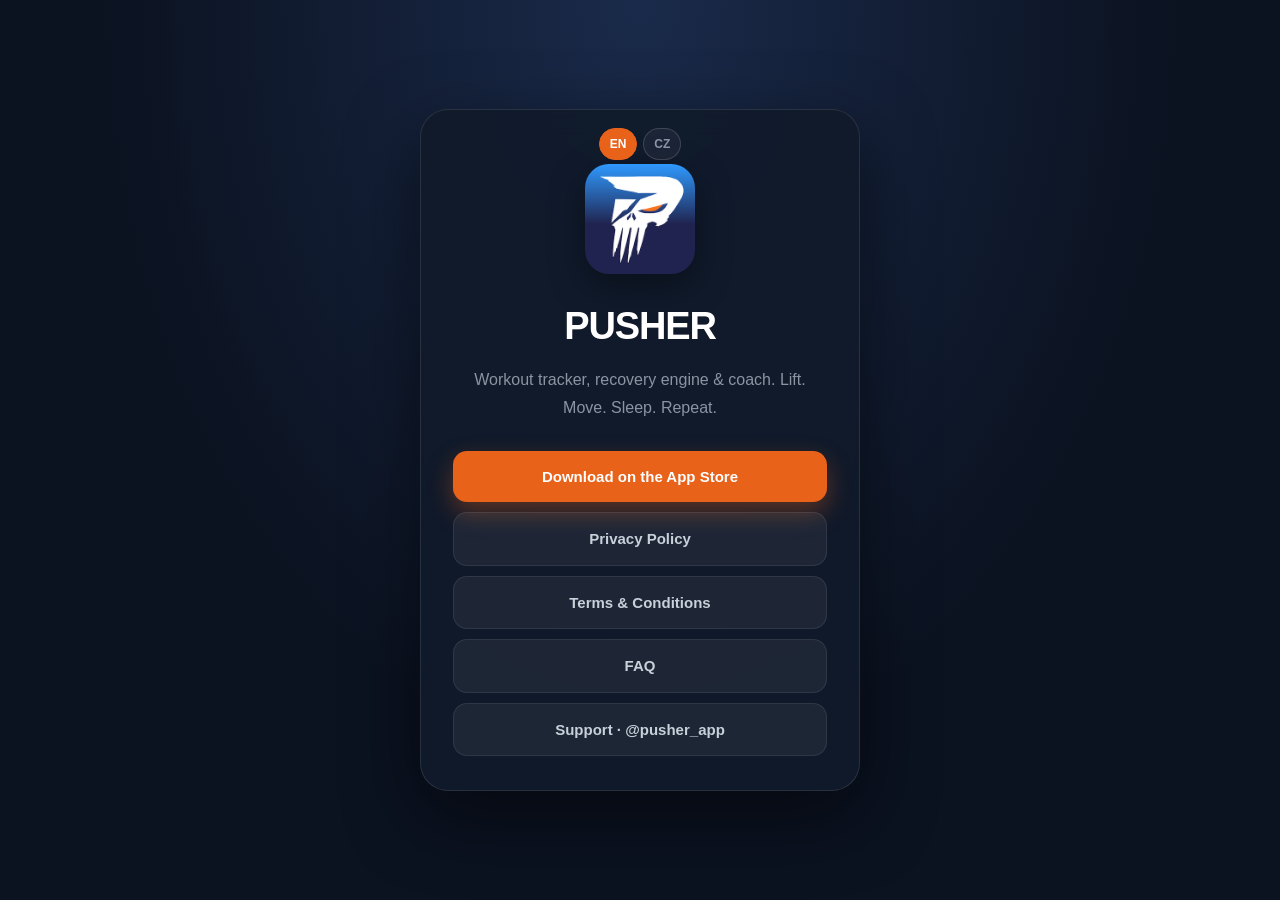
<file: index.html>
<!DOCTYPE html>
<html lang="en">
<head>
  <meta charset="UTF-8" />
  <meta name="viewport" content="width=device-width, initial-scale=1.0" />
  <title>PUSHER — Your Trainer in Your Pocket</title>
  <meta name="description" content="PUSHER tells you what to do today — and calls you out if you don't. Workout tracker, recovery engine, and coach in one app." />
  <link rel="stylesheet" href="styles.css" />
</head>
<body class="home">
  <main class="card" aria-labelledby="app-title">
    <div class="language-switch" aria-label="Language selector"></div>

    <img class="app-icon" src="logo.png" alt="PUSHER app icon" width="110" height="110" />

    <h1 id="app-title">PUSHER</h1>
    <p id="tagline">Your Trainer in Your Pocket</p>

    <nav class="links" aria-label="Main links">
      <a class="primary" id="download-link" href="#">Download on the App Store</a>
      <a class="secondary" data-page-link="privacy" href="page.html?p=privacy">Privacy Policy</a>
      <a class="secondary" data-page-link="terms" href="page.html?p=terms">Terms &amp; Conditions</a>
      <a class="secondary" data-page-link="faq" href="page.html?p=faq">FAQ</a>
      <a class="secondary" id="support-link" href="https://www.instagram.com/pusher_app">Support · @pusher_app</a>
    </nav>
  </main>

  <script>
    const LOCALES = {
      en: {
        tag: 'Workout tracker, recovery engine & coach. Lift. Move. Sleep. Repeat.',
        download: 'Download on the App Store',
        privacy: 'Privacy Policy',
        terms: 'Terms & Conditions',
        faq: 'FAQ',
        support: 'Support · @pusher_app',
        language: 'Language',
      },
      cs: {
        tag: 'Tréninkový deník, regenerace a trenér v jedné aplikaci. Lift. Move. Sleep. Repeat.',
        download: 'Stáhnout v App Storu',
        privacy: 'Zásady ochrany soukromí',
        terms: 'Obchodní podmínky',
        faq: 'FAQ',
        support: 'Podpora · @pusher_app',
        language: 'Jazyk',
      },
    };

    const SUPPORTED_LANGS = ['en', 'cs'];
    const LANGUAGE_LABELS = { en: 'EN', cs: 'CZ' };
    const DEFAULT_LANG = 'en';

    const params = new URLSearchParams(location.search);
    const detectedLang = (navigator.language || DEFAULT_LANG).slice(0, 2).toLowerCase();
    const initialLang = params.get('lang') || localStorage.getItem('pusher_lang') || detectedLang;
    let lang = SUPPORTED_LANGS.includes(initialLang) ? initialLang : DEFAULT_LANG;

    function setLang(nextLang) {
      lang = SUPPORTED_LANGS.includes(nextLang) ? nextLang : DEFAULT_LANG;
      localStorage.setItem('pusher_lang', lang);
      document.documentElement.lang = lang;

      const t = LOCALES[lang];
      document.getElementById('tagline').textContent = t.tag;
      document.getElementById('download-link').textContent = t.download;
      document.querySelector('[data-page-link="privacy"]').textContent = t.privacy;
      document.querySelector('[data-page-link="terms"]').textContent = t.terms;
      document.querySelector('[data-page-link="faq"]').textContent = t.faq;
      document.getElementById('support-link').textContent = t.support;

      document.querySelectorAll('[data-page-link]').forEach(link => {
        link.href = `page.html?p=${link.dataset.pageLink}&lang=${lang}`;
      });

      history.replaceState(null, '', `?lang=${lang}`);
      renderLanguageSwitch();
    }

    function renderLanguageSwitch() {
      document.querySelector('.language-switch').innerHTML = SUPPORTED_LANGS.map(code =>
        `<button type="button" class="${code === lang ? 'active' : ''}" data-lang="${code}">${LANGUAGE_LABELS[code]}</button>`
      ).join('');
      document.querySelectorAll('[data-lang]').forEach(btn => {
        btn.addEventListener('click', () => setLang(btn.dataset.lang));
      });
    }

    setLang(lang);
  </script>
</body>
</html>
</file>
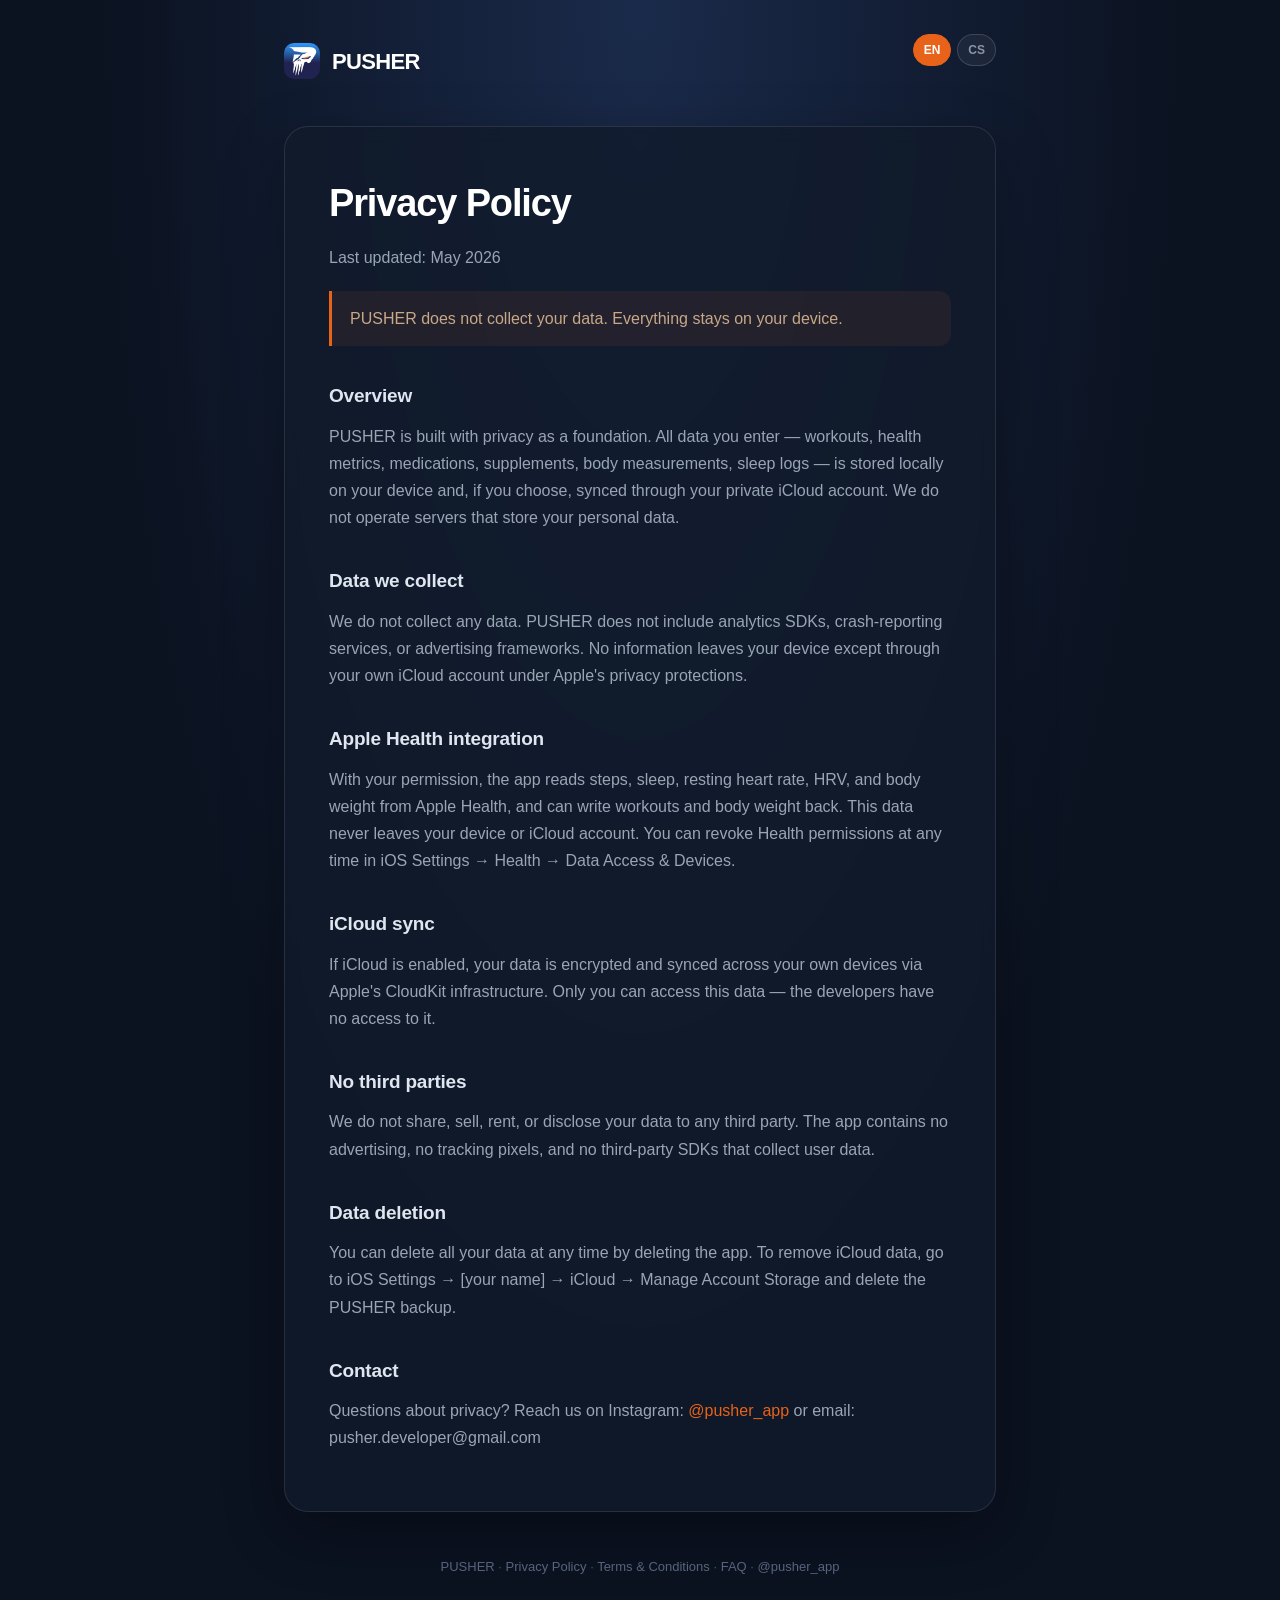
<file: page.html>
<!DOCTYPE html>
<html lang="en">
<head>
  <meta charset="UTF-8" />
  <meta name="viewport" content="width=device-width, initial-scale=1.0" />
  <title>PUSHER</title>
  <link rel="stylesheet" href="styles.css" />
</head>
<body>
  <main class="container">
    <header class="topbar">
      <a class="brand" href="index.html" aria-label="PUSHER home">
        <img src="logo.png" alt="PUSHER" width="36" height="36" style="border-radius:10px;display:block;" />
        PUSHER
      </a>
      <div class="language-switch" aria-label="Language selector"></div>
    </header>

    <article id="content" class="markdown" aria-live="polite"></article>

    <footer>
      <a href="index.html">PUSHER</a> ·
      <a data-page-link="privacy" href="page.html?p=privacy">Privacy Policy</a> ·
      <a data-page-link="terms" href="page.html?p=terms">Terms &amp; Conditions</a> ·
      <a data-page-link="faq" href="page.html?p=faq">FAQ</a> ·
      <a href="https://www.instagram.com/pusher_app">@pusher_app</a>
    </footer>
  </main>

  <script src="app.js"></script>
</body>
</html>
</file>
<file: styles.css>
* { box-sizing: border-box; margin: 0; padding: 0; }
:root {
  --brand: #E8621A;
  --brand-dark: #c44f10;
  --bg: #0b1220;
  --text: #f0f2f5;
  --muted: #8a95a3;
  --border: rgba(255,255,255,0.08);
  --card: #111b2b;
  --card-border: rgba(255,255,255,0.1);
}
body {
  font-family: -apple-system, BlinkMacSystemFont, "Segoe UI", sans-serif;
  background: radial-gradient(ellipse at top, #1a2a4a 0%, var(--bg) 60%);
  color: var(--text);
  line-height: 1.7;
}
body.home {
  min-height: 100vh;
  display: flex;
  align-items: center;
  justify-content: center;
}
.card {
  position: relative;
  text-align: center;
  padding: 54px 32px 34px;
  background: rgba(17, 27, 43, 0.92);
  border-radius: 28px;
  border: 1px solid var(--card-border);
  box-shadow: 0 24px 70px rgba(0, 0, 0, 0.5);
  max-width: 440px;
  width: calc(100% - 40px);
  margin: 24px;
  backdrop-filter: blur(12px);
}
.app-icon {
  width: 110px;
  height: 110px;
  display: block;
  margin: 0 auto 20px;
  border-radius: 24px;
  object-fit: cover;
  box-shadow: 0 12px 36px rgba(0, 0, 0, 0.4);
}
.icon-placeholder {
  width: 110px;
  height: 110px;
  background: linear-gradient(145deg, #1a3660, #0d1a35);
  border: 1px solid rgba(255,255,255,0.12);
  border-radius: 24px;
  display: flex;
  align-items: center;
  justify-content: center;
  margin: 0 auto 20px;
  box-shadow: 0 12px 36px rgba(0, 0, 0, 0.4);
  font-size: 52px;
  font-weight: 900;
  color: #fff;
  letter-spacing: -0.05em;
}
h1 {
  font-size: clamp(28px, 5vw, 38px);
  font-weight: 800;
  letter-spacing: -0.03em;
  margin-bottom: 8px;
  color: #fff;
}
.card p {
  color: var(--muted);
  margin-bottom: 30px;
  font-size: 16px;
}
.links {
  display: flex;
  flex-direction: column;
  gap: 10px;
}
a, button { font: inherit; }
a {
  color: var(--brand);
  text-decoration: none;
}
a:hover { text-decoration: underline; }
.links a {
  display: block;
  padding: 13px 14px;
  border-radius: 14px;
  font-size: 15px;
  font-weight: 650;
  text-decoration: none;
  transition: transform 0.15s ease, box-shadow 0.15s ease, background 0.15s ease;
}
.links a:hover { transform: translateY(-1px); }
.primary {
  background: var(--brand);
  color: white !important;
  box-shadow: 0 10px 24px rgba(232, 98, 26, 0.35);
}
.primary:hover { box-shadow: 0 14px 30px rgba(232, 98, 26, 0.45); }
.secondary {
  background: rgba(255, 255, 255, 0.06);
  color: #c8d0da !important;
  border: 1px solid rgba(255,255,255,0.08);
}
.secondary:hover { background: rgba(255, 255, 255, 0.1); }
.language-switch {
  display: flex;
  flex-wrap: wrap;
  gap: 6px;
  justify-content: center;
  margin-bottom: 22px;
}
.card .language-switch {
  position: absolute;
  top: 18px;
  left: 18px;
  right: 18px;
}
.language-switch button {
  border: 1px solid rgba(255,255,255,0.15);
  background: rgba(255,255,255,0.05);
  color: #8a95a3;
  border-radius: 999px;
  padding: 5px 10px;
  cursor: pointer;
  font-size: 12px;
  font-weight: 700;
}
.language-switch button.active {
  background: var(--brand);
  border-color: var(--brand);
  color: #fff;
}
.container {
  max-width: 760px;
  margin: 0 auto;
  padding: 34px 24px 80px;
}
.topbar {
  display: flex;
  align-items: center;
  justify-content: space-between;
  gap: 16px;
  margin-bottom: 38px;
}
.brand {
  display: inline-flex;
  align-items: center;
  gap: 12px;
  color: #fff;
  font-size: 22px;
  font-weight: 800;
  letter-spacing: -0.03em;
  text-decoration: none;
}
.brand:hover { text-decoration: none; opacity: 0.85; }
.logo-icon {
  width: 44px;
  height: 44px;
  background: linear-gradient(145deg, #1a3660, #0d1a35);
  border: 1px solid rgba(255,255,255,0.12);
  border-radius: 12px;
  display: flex;
  align-items: center;
  justify-content: center;
  font-size: 20px;
  font-weight: 900;
  color: #fff;
}
.markdown {
  background: rgba(17, 27, 43, 0.8);
  border: 1px solid var(--card-border);
  border-radius: 24px;
  padding: clamp(24px, 5vw, 44px);
  box-shadow: 0 20px 60px rgba(0, 0, 0, 0.3);
  backdrop-filter: blur(8px);
}
.markdown h1 {
  margin-bottom: 8px;
  color: #fff;
}
.markdown h2 {
  font-size: 19px;
  margin-top: 34px;
  margin-bottom: 10px;
  letter-spacing: -0.01em;
  color: #e0e6f0;
}
.markdown p, .markdown ul, .markdown ol {
  margin-bottom: 16px;
  color: #9aa5b4;
}
.markdown ul, .markdown ol { padding-left: 22px; }
.markdown li { margin-bottom: 6px; }
.markdown strong { color: #d0dae8; }
.markdown blockquote {
  background: rgba(232, 98, 26, 0.08);
  border-left: 3px solid var(--brand);
  padding: 14px 18px;
  border-radius: 0 12px 12px 0;
  margin: 20px 0;
  color: #c8a888;
}
footer {
  margin-top: 44px;
  font-size: 13px;
  color: #4a5568;
  text-align: center;
}
footer a { color: #5a6880; }
footer a:hover { color: var(--brand); text-decoration: none; }
.error {
  color: #ffb3a0;
  background: rgba(180, 50, 20, 0.15);
  border: 1px solid rgba(180, 50, 20, 0.3);
  padding: 16px;
  border-radius: 12px;
}
@media (max-width: 560px) {
  .topbar { align-items: flex-start; flex-direction: column; }
  .topbar .language-switch { justify-content: flex-start; }
}
</file>
